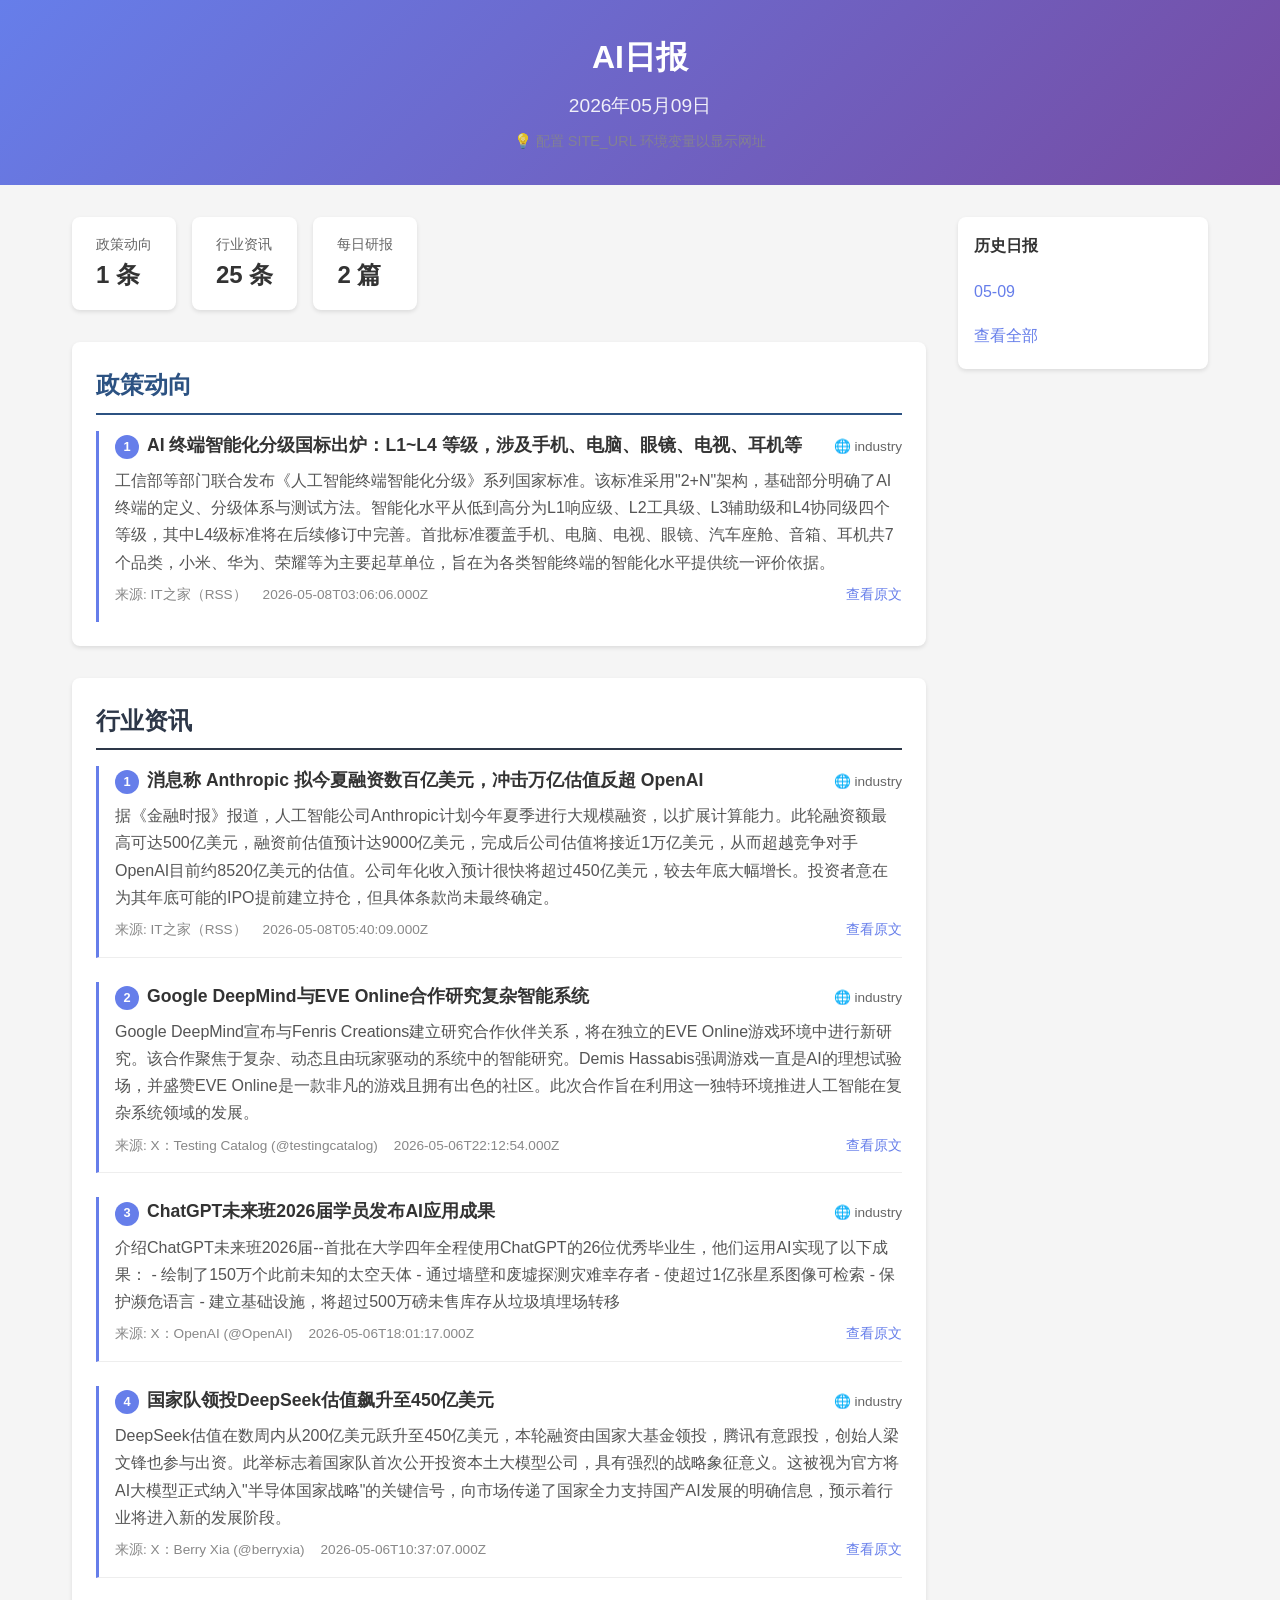
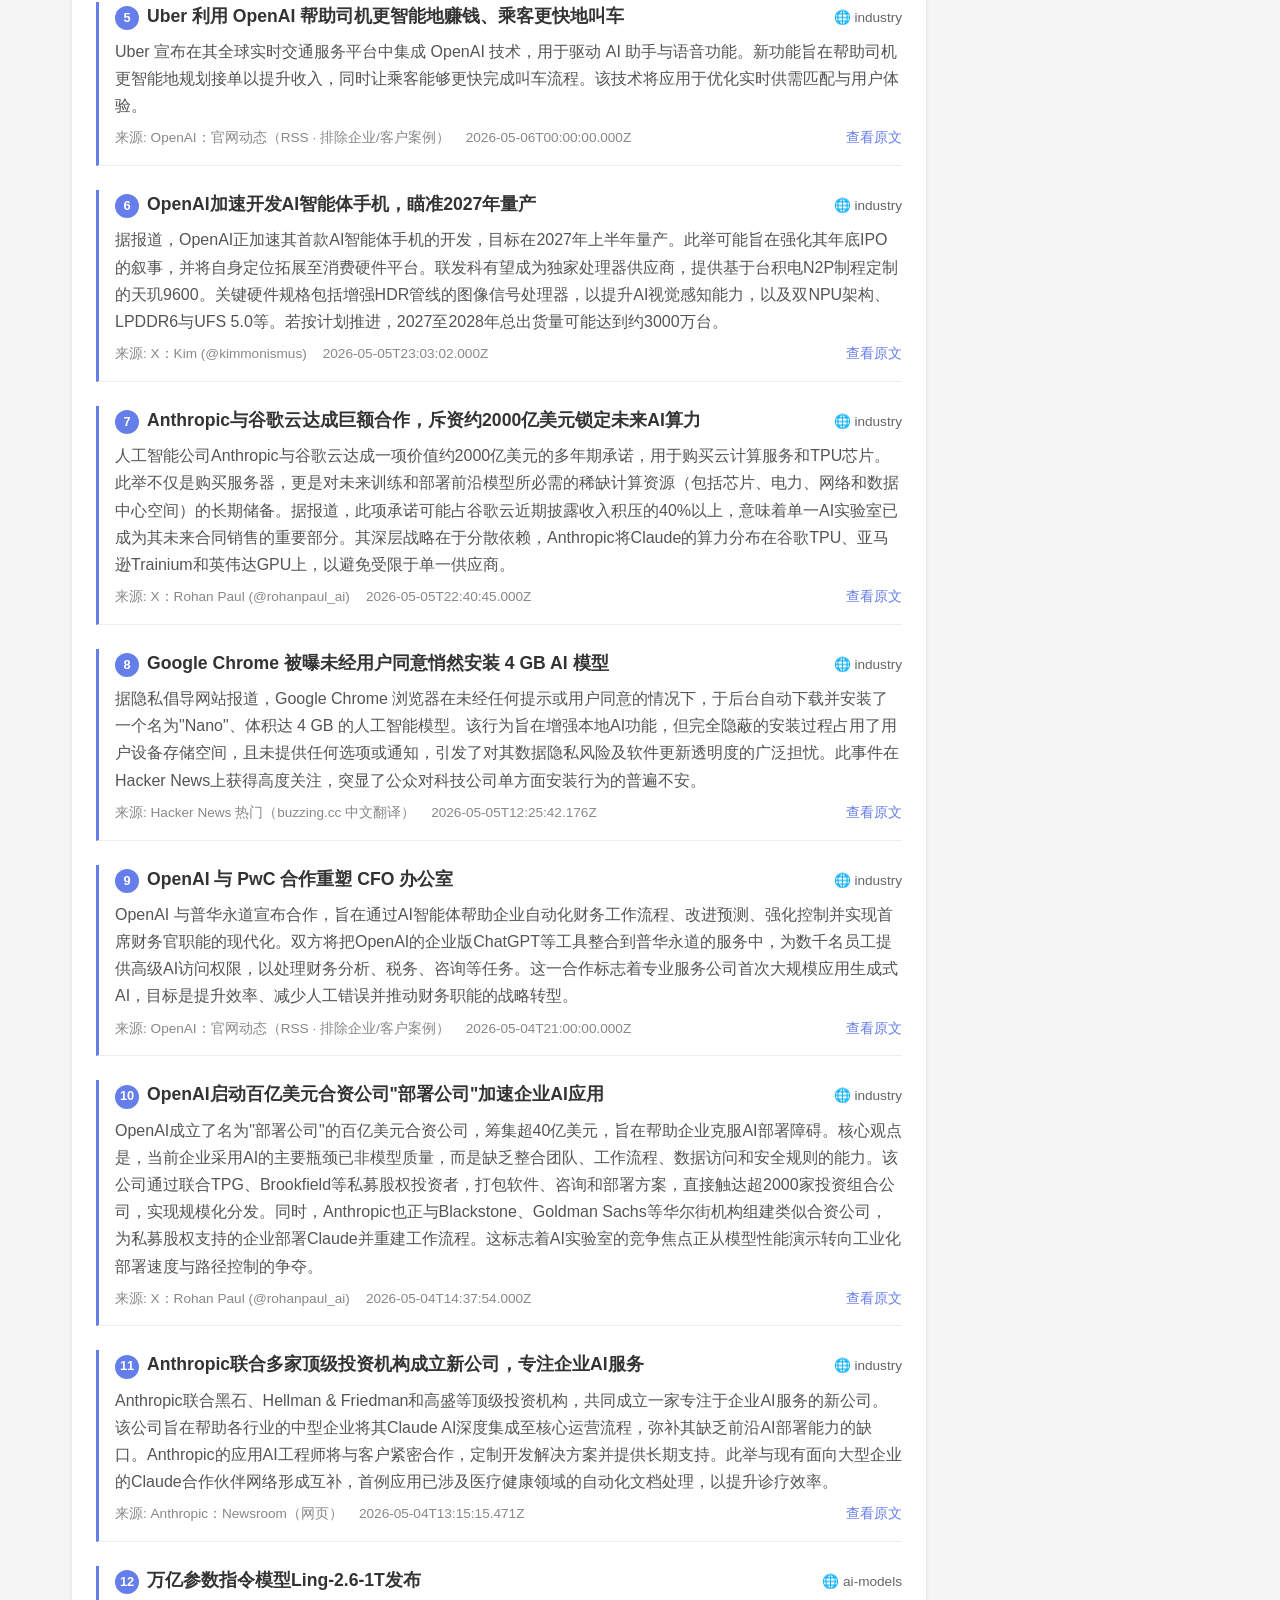
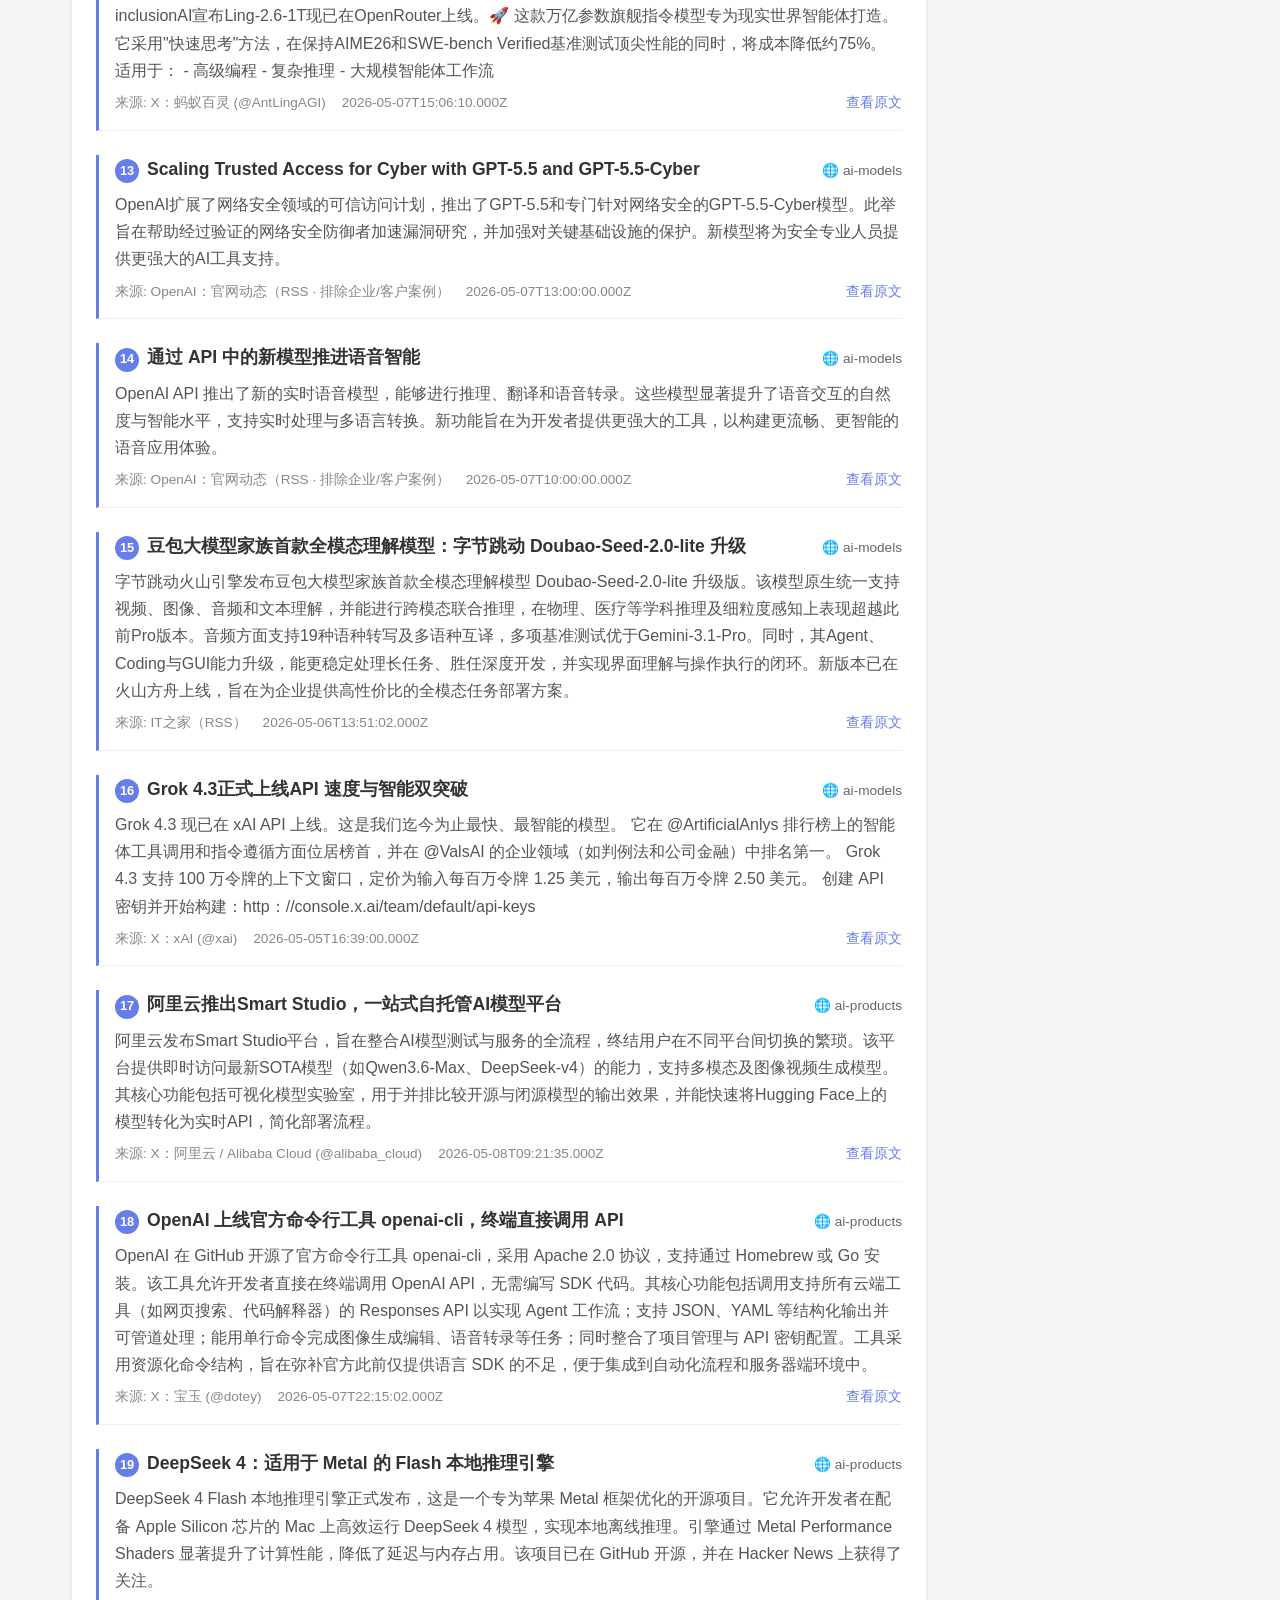
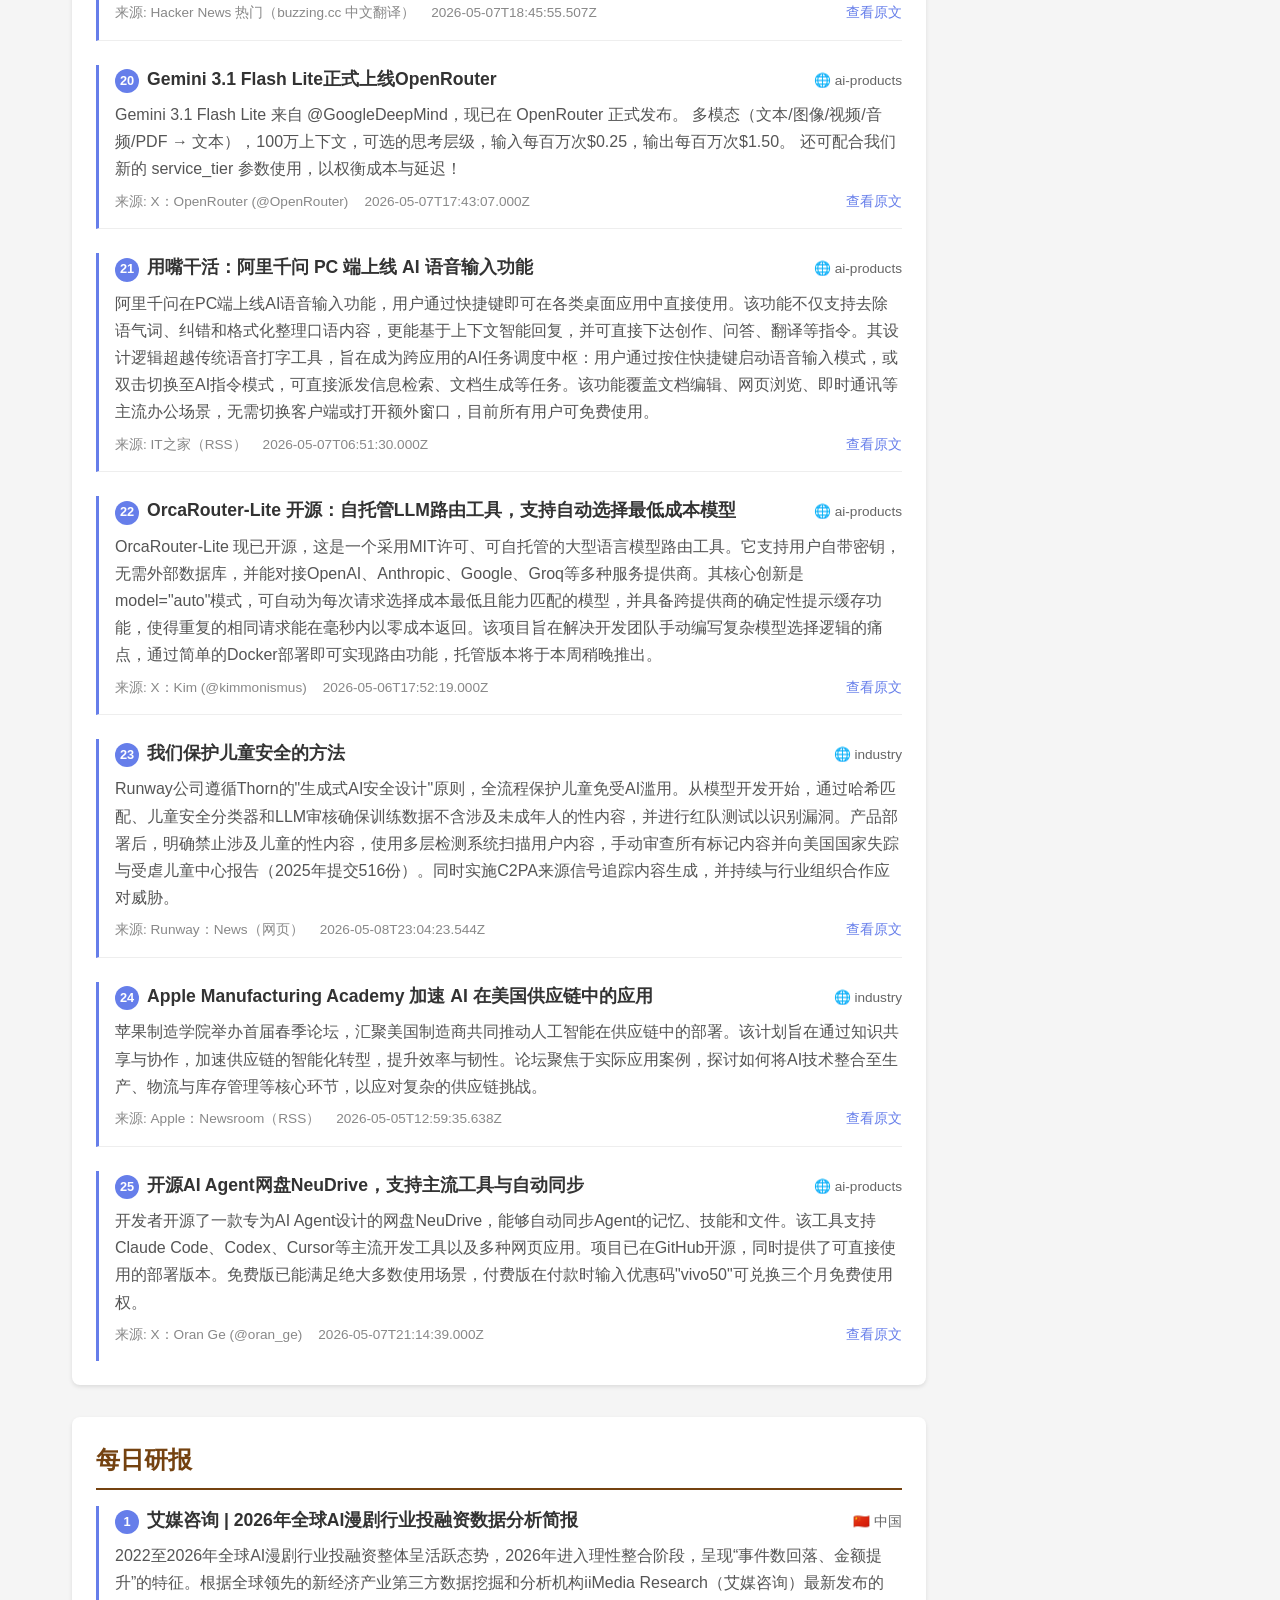
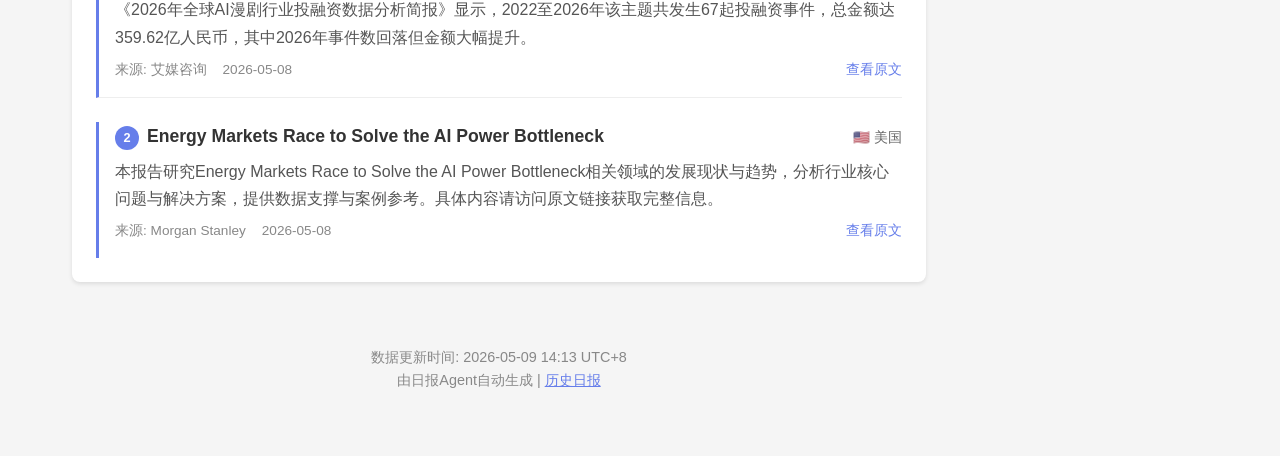
<file: docs/index.html>
<!DOCTYPE html>
<html lang="zh-CN">
<head>
    <meta charset="UTF-8">
    <meta name="viewport" content="width=device-width, initial-scale=1.0">
    <title>AI日报</title>
    <meta http-equiv="refresh" content="0; url=daily/2026-05-09.html">
    <link rel="canonical" href="daily/2026-05-09.html">
</head>
<body>
    <p>正在跳转到最新日报...</p>
    <p>如果没有自动跳转，<a href="daily/2026-05-09.html">请点击这里</a></p>
</body>
</html>
</file>
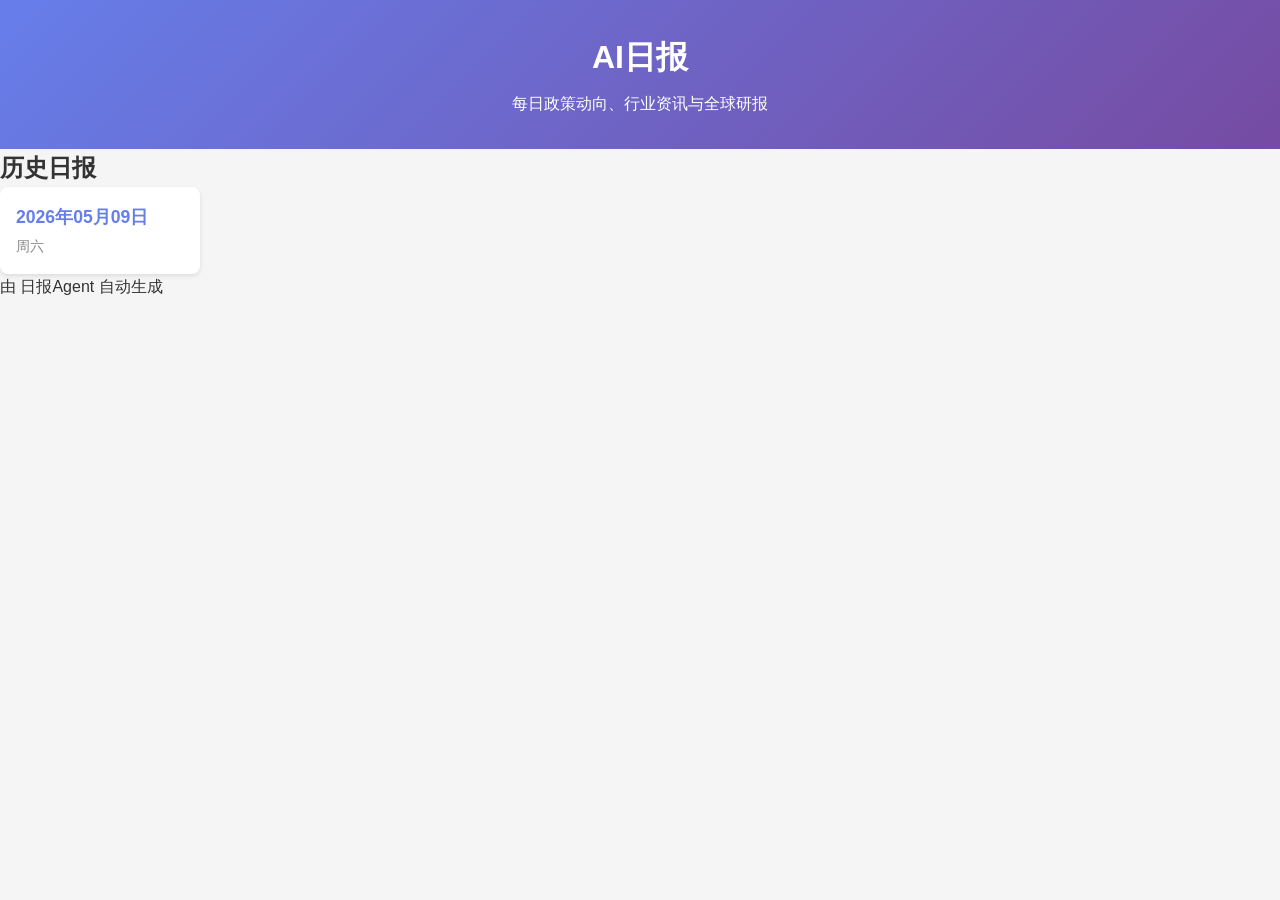
<file: docs/history.html>
<!DOCTYPE html>
<html lang="zh-CN">
<head>
    <meta charset="UTF-8">
    <meta name="viewport" content="width=device-width, initial-scale=1.0">
    <title>历史日报 - AI日报</title>
    <link rel="stylesheet" href="css/style.css">
</head>
<body>
    <header>
        <h1><a href="index.html">AI日报</a></h1>
        <p>每日政策动向、行业资讯与全球研报</p>
    </header>
    
    <main>
        <h2>历史日报</h2>
        <div class="history-list">

            <div class="history-item">
                <a href="daily/2026-05-09.html">
                    <span class="date">2026年05月09日</span>
                    <span class="weekday">周六</span>
                </a>
            </div>

        </div>
    </main>
    
    <footer>
        <p>由 日报Agent 自动生成</p>
    </footer>
</body>
</html>
</file>
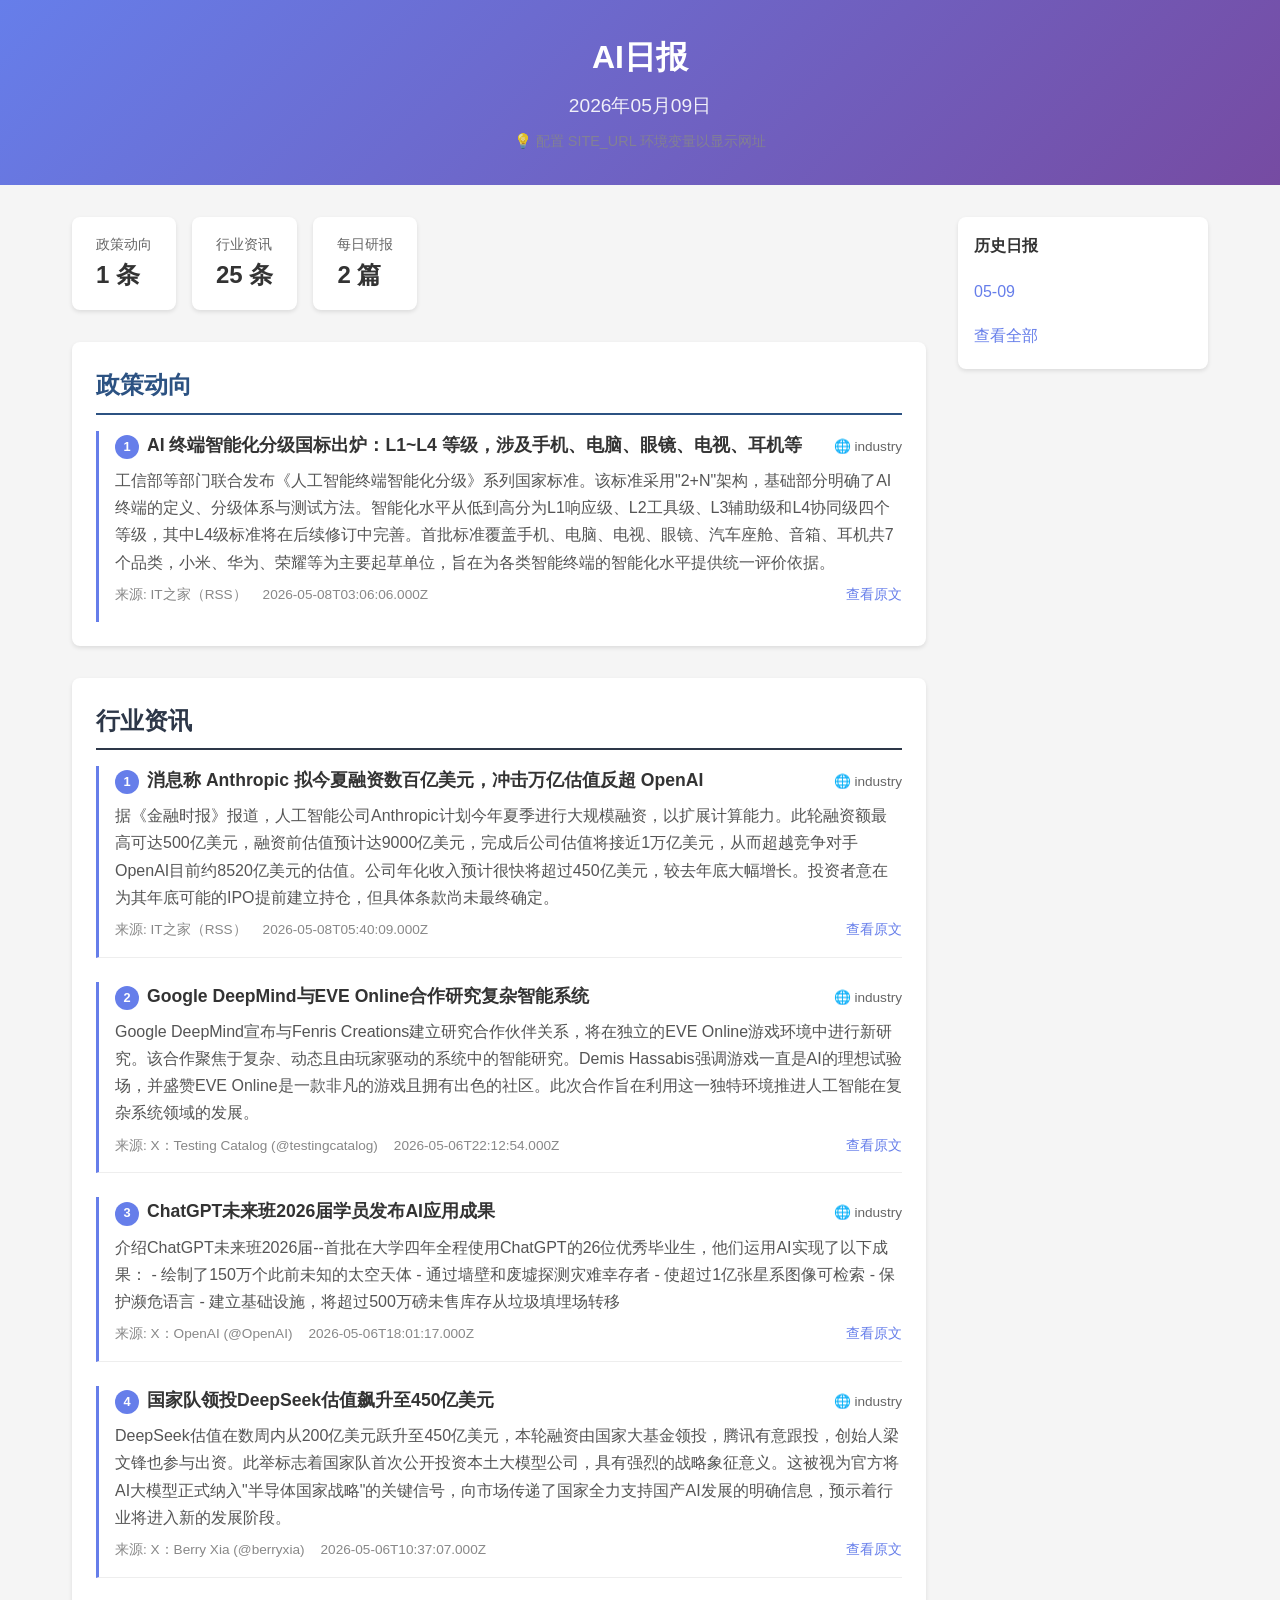
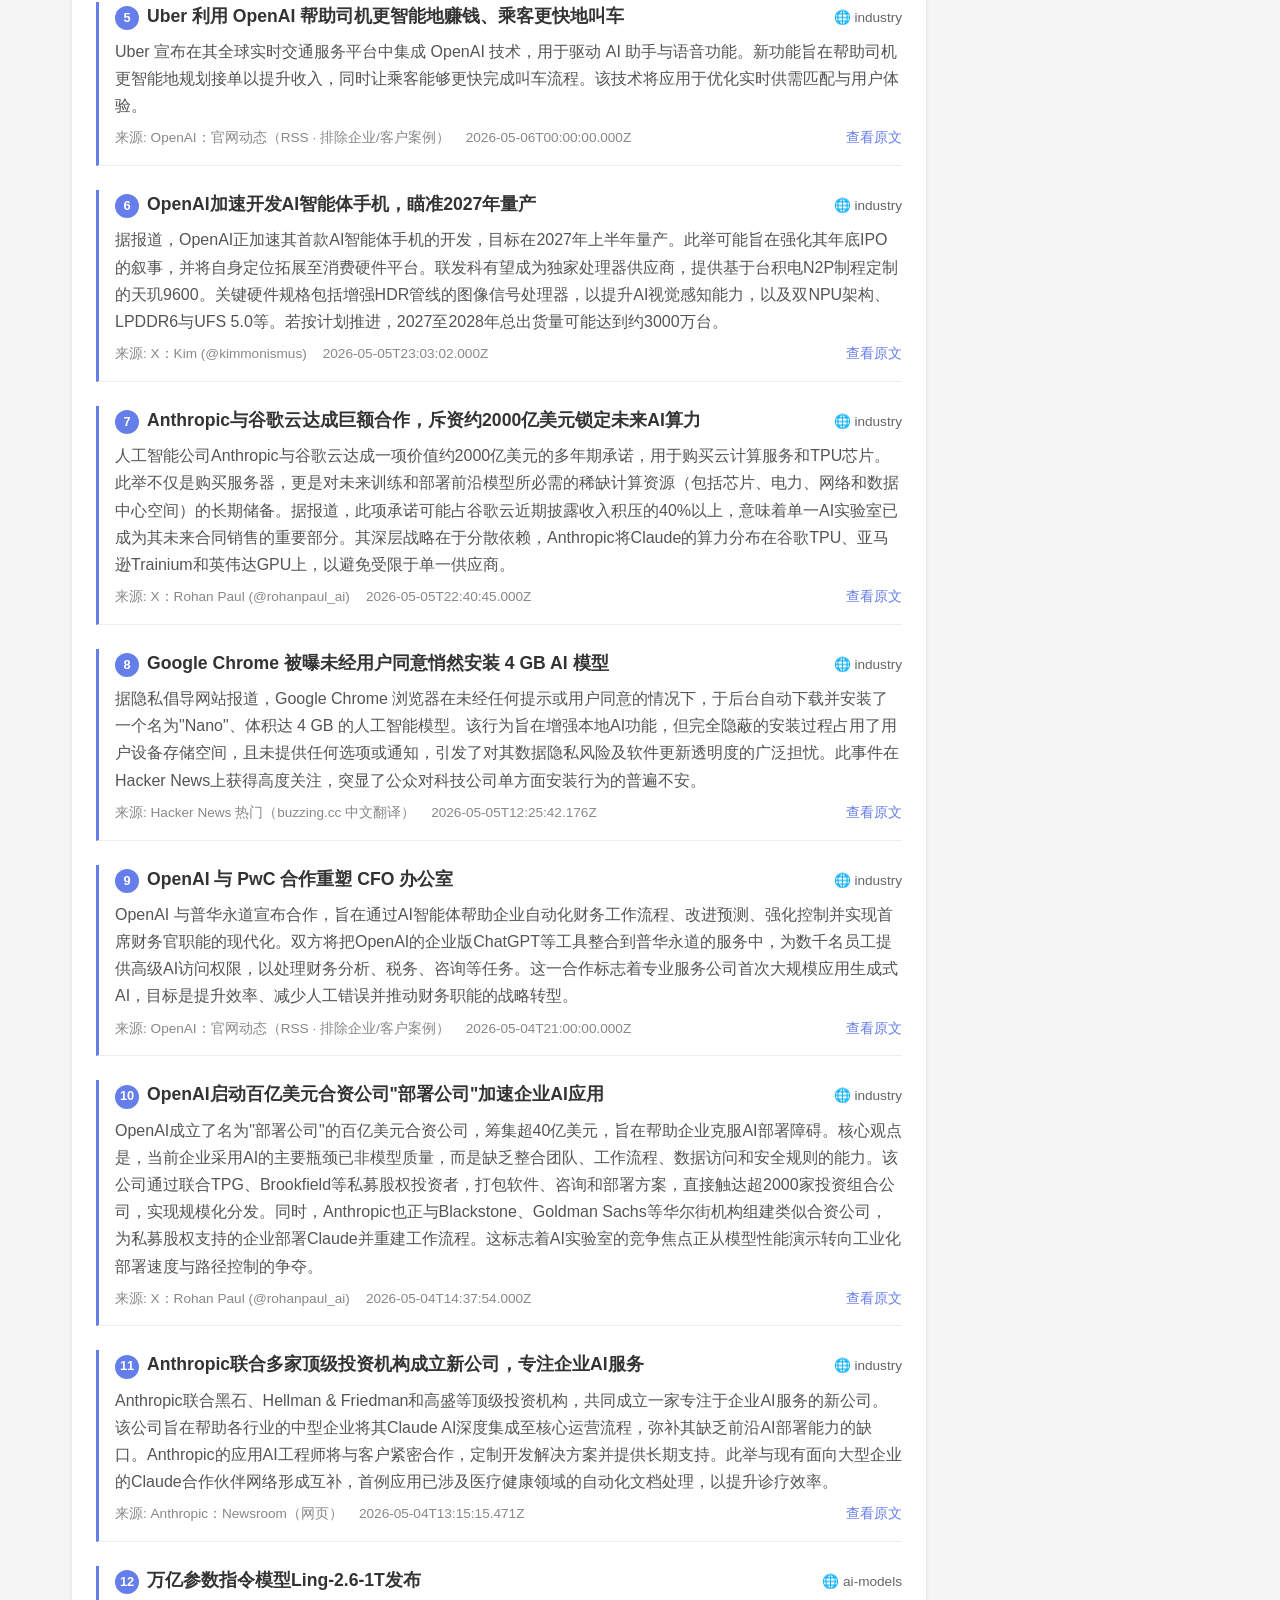
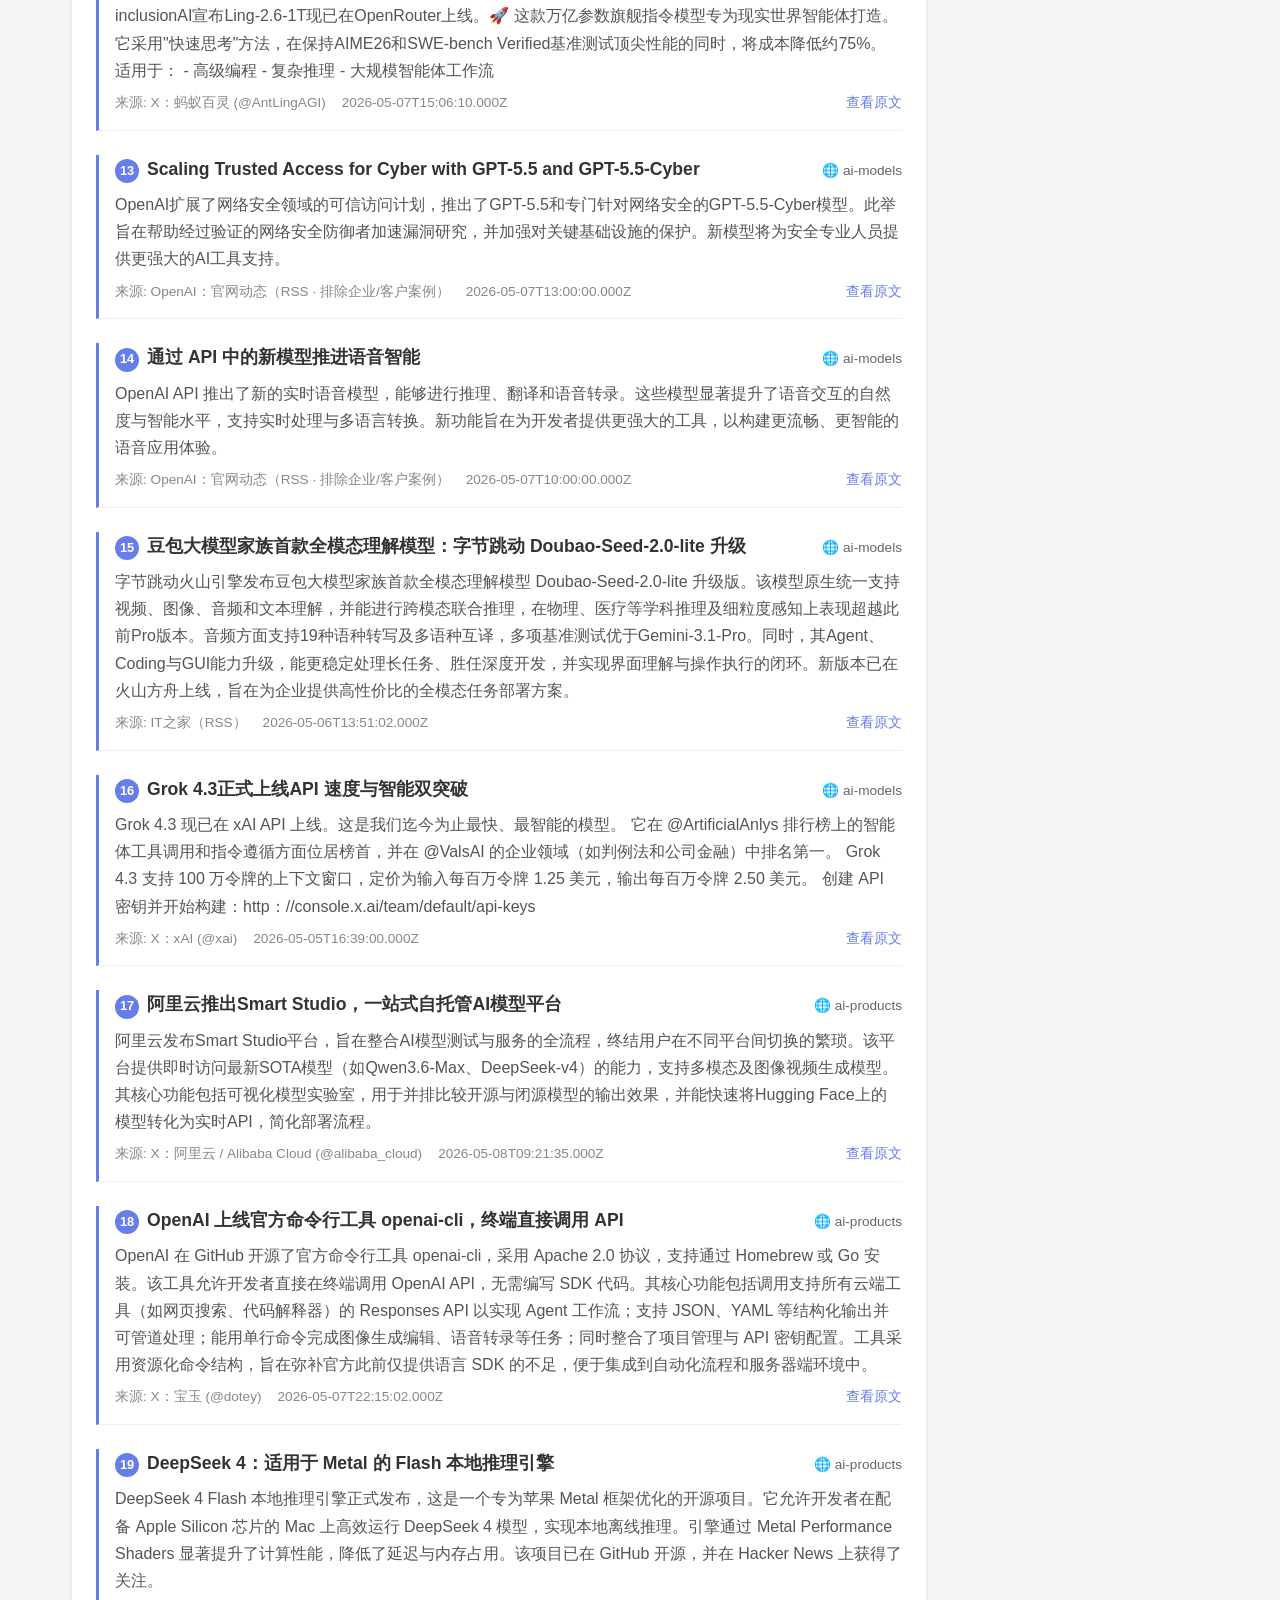
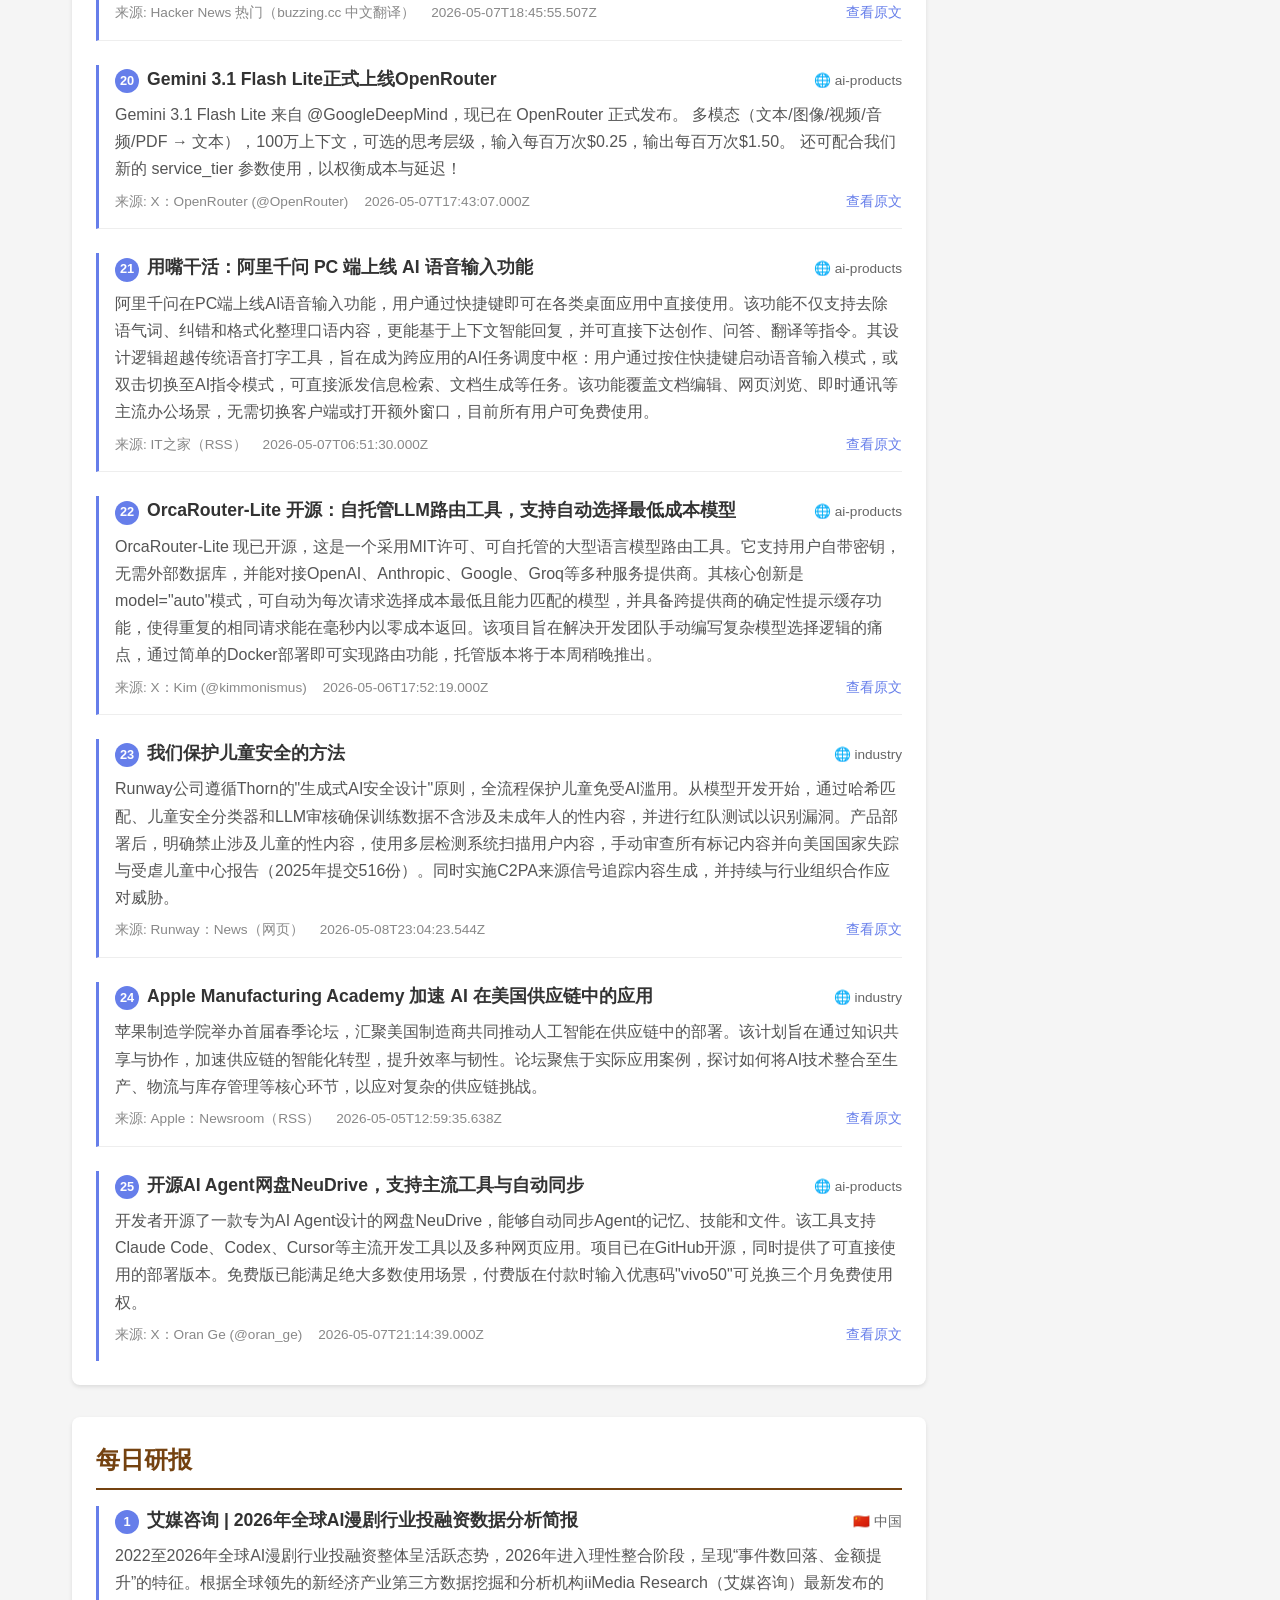
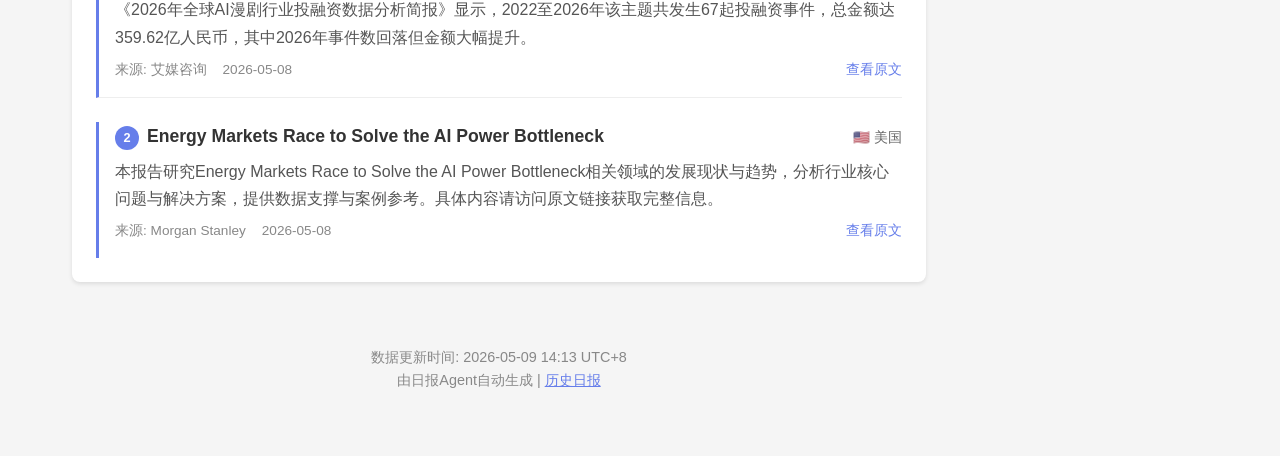
<file: docs/daily/2026-05-09.html>
<!DOCTYPE html>
<html lang="zh-CN">
<head>
    <meta charset="UTF-8">
    <meta name="viewport" content="width=device-width, initial-scale=1.0">
    <title>2026年05月09日 - AI日报</title>
    <meta name="description" content="AI日报 - 2026年05月09日">
    <link rel="stylesheet" href="../css/style.css">
</head>
<body>
    <header>
        <div class="header-content">
            <h1><a href="../index.html">AI日报</a></h1>
            <p class="date">2026年05月09日</p>
            <p class="site-url" style="color: #888;">💡 配置 SITE_URL 环境变量以显示网址</p>
        </div>
    </header>
    
    <div class="container">
        <main>
            
        <div class="stats">
            <div class="stat-item">
                <span class="stat-label">政策动向</span>
                <span class="stat-value">1 条</span>
            </div>
            <div class="stat-item">
                <span class="stat-label">行业资讯</span>
                <span class="stat-value">25 条</span>
            </div>
            <div class="stat-item">
                <span class="stat-label">每日研报</span>
                <span class="stat-value">2 篇</span>
            </div>
            
        </div>
        
            
            
        <section class="section policy">
            <h2 class="section-title">政策动向</h2>
            <div class="items">
                
            <article class="item">
                <div class="item-header">
                    <span class="item-index">1</span>
                    <h3 class="item-title">AI 终端智能化分级国标出炉：L1~L4 等级，涉及手机、电脑、眼镜、电视、耳机等</h3>
                    <span class="country">🌐 industry</span>
                </div>
                <div class="item-body">
                    <p class="item-summary">工信部等部门联合发布《人工智能终端智能化分级》系列国家标准。该标准采用"2+N"架构，基础部分明确了AI终端的定义、分级体系与测试方法。智能化水平从低到高分为L1响应级、L2工具级、L3辅助级和L4协同级四个等级，其中L4级标准将在后续修订中完善。首批标准覆盖手机、电脑、电视、眼镜、汽车座舱、音箱、耳机共7个品类，小米、华为、荣耀等为主要起草单位，旨在为各类智能终端的智能化水平提供统一评价依据。</p>
                </div>
                <div class="item-footer">
                    <span class="item-source">来源: IT之家（RSS）</span>
                    <span class="item-date">2026-05-08T03:06:06.000Z</span>
                    <a class="item-link" href="https://www.ithome.com/0/947/582.htm" target="_blank" rel="noopener">查看原文</a>
                </div>
            </article>

            </div>
        </section>

            
        <section class="section news">
            <h2 class="section-title">行业资讯</h2>
            <div class="items">
                
            <article class="item">
                <div class="item-header">
                    <span class="item-index">1</span>
                    <h3 class="item-title">消息称 Anthropic 拟今夏融资数百亿美元，冲击万亿估值反超 OpenAI</h3>
                    <span class="country">🌐 industry</span>
                </div>
                <div class="item-body">
                    <p class="item-summary">据《金融时报》报道，人工智能公司Anthropic计划今年夏季进行大规模融资，以扩展计算能力。此轮融资额最高可达500亿美元，融资前估值预计达9000亿美元，完成后公司估值将接近1万亿美元，从而超越竞争对手OpenAI目前约8520亿美元的估值。公司年化收入预计很快将超过450亿美元，较去年底大幅增长。投资者意在为其年底可能的IPO提前建立持仓，但具体条款尚未最终确定。</p>
                </div>
                <div class="item-footer">
                    <span class="item-source">来源: IT之家（RSS）</span>
                    <span class="item-date">2026-05-08T05:40:09.000Z</span>
                    <a class="item-link" href="https://www.ithome.com/0/947/647.htm" target="_blank" rel="noopener">查看原文</a>
                </div>
            </article>

            <article class="item">
                <div class="item-header">
                    <span class="item-index">2</span>
                    <h3 class="item-title">Google DeepMind与EVE Online合作研究复杂智能系统</h3>
                    <span class="country">🌐 industry</span>
                </div>
                <div class="item-body">
                    <p class="item-summary">Google DeepMind宣布与Fenris Creations建立研究合作伙伴关系，将在独立的EVE Online游戏环境中进行新研究。该合作聚焦于复杂、动态且由玩家驱动的系统中的智能研究。Demis Hassabis强调游戏一直是AI的理想试验场，并盛赞EVE Online是一款非凡的游戏且拥有出色的社区。此次合作旨在利用这一独特环境推进人工智能在复杂系统领域的发展。</p>
                </div>
                <div class="item-footer">
                    <span class="item-source">来源: X：Testing Catalog (@testingcatalog)</span>
                    <span class="item-date">2026-05-06T22:12:54.000Z</span>
                    <a class="item-link" href="https://x.com/testingcatalog/status/2052149633913139655" target="_blank" rel="noopener">查看原文</a>
                </div>
            </article>

            <article class="item">
                <div class="item-header">
                    <span class="item-index">3</span>
                    <h3 class="item-title">ChatGPT未来班2026届学员发布AI应用成果</h3>
                    <span class="country">🌐 industry</span>
                </div>
                <div class="item-body">
                    <p class="item-summary">介绍ChatGPT未来班2026届--首批在大学四年全程使用ChatGPT的26位优秀毕业生，他们运用AI实现了以下成果：

- 绘制了150万个此前未知的太空天体

- 通过墙壁和废墟探测灾难幸存者

- 使超过1亿张星系图像可检索

- 保护濒危语言

- 建立基础设施，将超过500万磅未售库存从垃圾填埋场转移</p>
                </div>
                <div class="item-footer">
                    <span class="item-source">来源: X：OpenAI (@OpenAI)</span>
                    <span class="item-date">2026-05-06T18:01:17.000Z</span>
                    <a class="item-link" href="https://x.com/OpenAI/status/2052086313797705954" target="_blank" rel="noopener">查看原文</a>
                </div>
            </article>

            <article class="item">
                <div class="item-header">
                    <span class="item-index">4</span>
                    <h3 class="item-title">国家队领投DeepSeek估值飙升至450亿美元</h3>
                    <span class="country">🌐 industry</span>
                </div>
                <div class="item-body">
                    <p class="item-summary">DeepSeek估值在数周内从200亿美元跃升至450亿美元，本轮融资由国家大基金领投，腾讯有意跟投，创始人梁文锋也参与出资。此举标志着国家队首次公开投资本土大模型公司，具有强烈的战略象征意义。这被视为官方将AI大模型正式纳入"半导体国家战略"的关键信号，向市场传递了国家全力支持国产AI发展的明确信息，预示着行业将进入新的发展阶段。</p>
                </div>
                <div class="item-footer">
                    <span class="item-source">来源: X：Berry Xia (@berryxia)</span>
                    <span class="item-date">2026-05-06T10:37:07.000Z</span>
                    <a class="item-link" href="https://x.com/berryxia/status/2051974536481198511" target="_blank" rel="noopener">查看原文</a>
                </div>
            </article>

            <article class="item">
                <div class="item-header">
                    <span class="item-index">5</span>
                    <h3 class="item-title">Uber 利用 OpenAI 帮助司机更智能地赚钱、乘客更快地叫车</h3>
                    <span class="country">🌐 industry</span>
                </div>
                <div class="item-body">
                    <p class="item-summary">Uber 宣布在其全球实时交通服务平台中集成 OpenAI 技术，用于驱动 AI 助手与语音功能。新功能旨在帮助司机更智能地规划接单以提升收入，同时让乘客能够更快完成叫车流程。该技术将应用于优化实时供需匹配与用户体验。</p>
                </div>
                <div class="item-footer">
                    <span class="item-source">来源: OpenAI：官网动态（RSS · 排除企业/客户案例）</span>
                    <span class="item-date">2026-05-06T00:00:00.000Z</span>
                    <a class="item-link" href="https://openai.com/index/uber" target="_blank" rel="noopener">查看原文</a>
                </div>
            </article>

            <article class="item">
                <div class="item-header">
                    <span class="item-index">6</span>
                    <h3 class="item-title">OpenAI加速开发AI智能体手机，瞄准2027年量产</h3>
                    <span class="country">🌐 industry</span>
                </div>
                <div class="item-body">
                    <p class="item-summary">据报道，OpenAI正加速其首款AI智能体手机的开发，目标在2027年上半年量产。此举可能旨在强化其年底IPO的叙事，并将自身定位拓展至消费硬件平台。联发科有望成为独家处理器供应商，提供基于台积电N2P制程定制的天玑9600。关键硬件规格包括增强HDR管线的图像信号处理器，以提升AI视觉感知能力，以及双NPU架构、LPDDR6与UFS 5.0等。若按计划推进，2027至2028年总出货量可能达到约3000万台。</p>
                </div>
                <div class="item-footer">
                    <span class="item-source">来源: X：Kim (@kimmonismus)</span>
                    <span class="item-date">2026-05-05T23:03:02.000Z</span>
                    <a class="item-link" href="https://x.com/kimmonismus/status/2051799863965454773" target="_blank" rel="noopener">查看原文</a>
                </div>
            </article>

            <article class="item">
                <div class="item-header">
                    <span class="item-index">7</span>
                    <h3 class="item-title">Anthropic与谷歌云达成巨额合作，斥资约2000亿美元锁定未来AI算力</h3>
                    <span class="country">🌐 industry</span>
                </div>
                <div class="item-body">
                    <p class="item-summary">人工智能公司Anthropic与谷歌云达成一项价值约2000亿美元的多年期承诺，用于购买云计算服务和TPU芯片。此举不仅是购买服务器，更是对未来训练和部署前沿模型所必需的稀缺计算资源（包括芯片、电力、网络和数据中心空间）的长期储备。据报道，此项承诺可能占谷歌云近期披露收入积压的40%以上，意味着单一AI实验室已成为其未来合同销售的重要部分。其深层战略在于分散依赖，Anthropic将Claude的算力分布在谷歌TPU、亚马逊Trainium和英伟达GPU上，以避免受限于单一供应商。</p>
                </div>
                <div class="item-footer">
                    <span class="item-source">来源: X：Rohan Paul (@rohanpaul_ai)</span>
                    <span class="item-date">2026-05-05T22:40:45.000Z</span>
                    <a class="item-link" href="https://x.com/rohanpaul_ai/status/2051794255144980542" target="_blank" rel="noopener">查看原文</a>
                </div>
            </article>

            <article class="item">
                <div class="item-header">
                    <span class="item-index">8</span>
                    <h3 class="item-title">Google Chrome 被曝未经用户同意悄然安装 4 GB AI 模型</h3>
                    <span class="country">🌐 industry</span>
                </div>
                <div class="item-body">
                    <p class="item-summary">据隐私倡导网站报道，Google Chrome 浏览器在未经任何提示或用户同意的情况下，于后台自动下载并安装了一个名为"Nano"、体积达 4 GB 的人工智能模型。该行为旨在增强本地AI功能，但完全隐蔽的安装过程占用了用户设备存储空间，且未提供任何选项或通知，引发了对其数据隐私风险及软件更新透明度的广泛担忧。此事件在Hacker News上获得高度关注，突显了公众对科技公司单方面安装行为的普遍不安。</p>
                </div>
                <div class="item-footer">
                    <span class="item-source">来源: Hacker News 热门（buzzing.cc 中文翻译）</span>
                    <span class="item-date">2026-05-05T12:25:42.176Z</span>
                    <a class="item-link" href="https://www.thatprivacyguy.com/blog/chrome-silent-nano-install" target="_blank" rel="noopener">查看原文</a>
                </div>
            </article>

            <article class="item">
                <div class="item-header">
                    <span class="item-index">9</span>
                    <h3 class="item-title">OpenAI 与 PwC 合作重塑 CFO 办公室</h3>
                    <span class="country">🌐 industry</span>
                </div>
                <div class="item-body">
                    <p class="item-summary">OpenAI 与普华永道宣布合作，旨在通过AI智能体帮助企业自动化财务工作流程、改进预测、强化控制并实现首席财务官职能的现代化。双方将把OpenAI的企业版ChatGPT等工具整合到普华永道的服务中，为数千名员工提供高级AI访问权限，以处理财务分析、税务、咨询等任务。这一合作标志着专业服务公司首次大规模应用生成式AI，目标是提升效率、减少人工错误并推动财务职能的战略转型。</p>
                </div>
                <div class="item-footer">
                    <span class="item-source">来源: OpenAI：官网动态（RSS · 排除企业/客户案例）</span>
                    <span class="item-date">2026-05-04T21:00:00.000Z</span>
                    <a class="item-link" href="https://openai.com/index/openai-pwc-finance-collaboration" target="_blank" rel="noopener">查看原文</a>
                </div>
            </article>

            <article class="item">
                <div class="item-header">
                    <span class="item-index">10</span>
                    <h3 class="item-title">OpenAI启动百亿美元合资公司"部署公司"加速企业AI应用</h3>
                    <span class="country">🌐 industry</span>
                </div>
                <div class="item-body">
                    <p class="item-summary">OpenAI成立了名为"部署公司"的百亿美元合资公司，筹集超40亿美元，旨在帮助企业克服AI部署障碍。核心观点是，当前企业采用AI的主要瓶颈已非模型质量，而是缺乏整合团队、工作流程、数据访问和安全规则的能力。该公司通过联合TPG、Brookfield等私募股权投资者，打包软件、咨询和部署方案，直接触达超2000家投资组合公司，实现规模化分发。同时，Anthropic也正与Blackstone、Goldman Sachs等华尔街机构组建类似合资公司，为私募股权支持的企业部署Claude并重建工作流程。这标志着AI实验室的竞争焦点正从模型性能演示转向工业化部署速度与路径控制的争夺。</p>
                </div>
                <div class="item-footer">
                    <span class="item-source">来源: X：Rohan Paul (@rohanpaul_ai)</span>
                    <span class="item-date">2026-05-04T14:37:54.000Z</span>
                    <a class="item-link" href="https://x.com/rohanpaul_ai/status/2051310352890302630" target="_blank" rel="noopener">查看原文</a>
                </div>
            </article>

            <article class="item">
                <div class="item-header">
                    <span class="item-index">11</span>
                    <h3 class="item-title">Anthropic联合多家顶级投资机构成立新公司，专注企业AI服务</h3>
                    <span class="country">🌐 industry</span>
                </div>
                <div class="item-body">
                    <p class="item-summary">Anthropic联合黑石、Hellman & Friedman和高盛等顶级投资机构，共同成立一家专注于企业AI服务的新公司。该公司旨在帮助各行业的中型企业将其Claude AI深度集成至核心运营流程，弥补其缺乏前沿AI部署能力的缺口。Anthropic的应用AI工程师将与客户紧密合作，定制开发解决方案并提供长期支持。此举与现有面向大型企业的Claude合作伙伴网络形成互补，首例应用已涉及医疗健康领域的自动化文档处理，以提升诊疗效率。</p>
                </div>
                <div class="item-footer">
                    <span class="item-source">来源: Anthropic：Newsroom（网页）</span>
                    <span class="item-date">2026-05-04T13:15:15.471Z</span>
                    <a class="item-link" href="https://www.anthropic.com/news/enterprise-ai-services-company" target="_blank" rel="noopener">查看原文</a>
                </div>
            </article>

            <article class="item">
                <div class="item-header">
                    <span class="item-index">12</span>
                    <h3 class="item-title">万亿参数指令模型Ling-2.6-1T发布</h3>
                    <span class="country">🌐 ai-models</span>
                </div>
                <div class="item-body">
                    <p class="item-summary">inclusionAI宣布Ling-2.6-1T现已在OpenRouter上线。🚀
这款万亿参数旗舰指令模型专为现实世界智能体打造。它采用"快速思考"方法，在保持AIME26和SWE-bench Verified基准测试顶尖性能的同时，将成本降低约75%。适用于：
- 高级编程
- 复杂推理
- 大规模智能体工作流</p>
                </div>
                <div class="item-footer">
                    <span class="item-source">来源: X：蚂蚁百灵 (@AntLingAGI)</span>
                    <span class="item-date">2026-05-07T15:06:10.000Z</span>
                    <a class="item-link" href="https://x.com/AntLingAGI/status/2052404630488023536" target="_blank" rel="noopener">查看原文</a>
                </div>
            </article>

            <article class="item">
                <div class="item-header">
                    <span class="item-index">13</span>
                    <h3 class="item-title">Scaling Trusted Access for Cyber with GPT-5.5 and GPT-5.5-Cyber</h3>
                    <span class="country">🌐 ai-models</span>
                </div>
                <div class="item-body">
                    <p class="item-summary">OpenAI扩展了网络安全领域的可信访问计划，推出了GPT-5.5和专门针对网络安全的GPT-5.5-Cyber模型。此举旨在帮助经过验证的网络安全防御者加速漏洞研究，并加强对关键基础设施的保护。新模型将为安全专业人员提供更强大的AI工具支持。</p>
                </div>
                <div class="item-footer">
                    <span class="item-source">来源: OpenAI：官网动态（RSS · 排除企业/客户案例）</span>
                    <span class="item-date">2026-05-07T13:00:00.000Z</span>
                    <a class="item-link" href="https://openai.com/index/gpt-5-5-with-trusted-access-for-cyber" target="_blank" rel="noopener">查看原文</a>
                </div>
            </article>

            <article class="item">
                <div class="item-header">
                    <span class="item-index">14</span>
                    <h3 class="item-title">通过 API 中的新模型推进语音智能</h3>
                    <span class="country">🌐 ai-models</span>
                </div>
                <div class="item-body">
                    <p class="item-summary">OpenAI API 推出了新的实时语音模型，能够进行推理、翻译和语音转录。这些模型显著提升了语音交互的自然度与智能水平，支持实时处理与多语言转换。新功能旨在为开发者提供更强大的工具，以构建更流畅、更智能的语音应用体验。</p>
                </div>
                <div class="item-footer">
                    <span class="item-source">来源: OpenAI：官网动态（RSS · 排除企业/客户案例）</span>
                    <span class="item-date">2026-05-07T10:00:00.000Z</span>
                    <a class="item-link" href="https://openai.com/index/advancing-voice-intelligence-with-new-models-in-the-api" target="_blank" rel="noopener">查看原文</a>
                </div>
            </article>

            <article class="item">
                <div class="item-header">
                    <span class="item-index">15</span>
                    <h3 class="item-title">豆包大模型家族首款全模态理解模型：字节跳动 Doubao-Seed-2.0-lite 升级</h3>
                    <span class="country">🌐 ai-models</span>
                </div>
                <div class="item-body">
                    <p class="item-summary">字节跳动火山引擎发布豆包大模型家族首款全模态理解模型 Doubao-Seed-2.0-lite 升级版。该模型原生统一支持视频、图像、音频和文本理解，并能进行跨模态联合推理，在物理、医疗等学科推理及细粒度感知上表现超越此前Pro版本。音频方面支持19种语种转写及多语种互译，多项基准测试优于Gemini-3.1-Pro。同时，其Agent、Coding与GUI能力升级，能更稳定处理长任务、胜任深度开发，并实现界面理解与操作执行的闭环。新版本已在火山方舟上线，旨在为企业提供高性价比的全模态任务部署方案。</p>
                </div>
                <div class="item-footer">
                    <span class="item-source">来源: IT之家（RSS）</span>
                    <span class="item-date">2026-05-06T13:51:02.000Z</span>
                    <a class="item-link" href="https://www.ithome.com/0/947/010.htm" target="_blank" rel="noopener">查看原文</a>
                </div>
            </article>

            <article class="item">
                <div class="item-header">
                    <span class="item-index">16</span>
                    <h3 class="item-title">Grok 4.3正式上线API 速度与智能双突破</h3>
                    <span class="country">🌐 ai-models</span>
                </div>
                <div class="item-body">
                    <p class="item-summary">Grok 4.3 现已在 xAI API 上线。这是我们迄今为止最快、最智能的模型。

它在 @ArtificialAnlys 排行榜上的智能体工具调用和指令遵循方面位居榜首，并在 @ValsAI 的企业领域（如判例法和公司金融）中排名第一。

Grok 4.3 支持 100 万令牌的上下文窗口，定价为输入每百万令牌 1.25 美元，输出每百万令牌 2.50 美元。

创建 API 密钥并开始构建：http：//console.x.ai/team/default/api-keys</p>
                </div>
                <div class="item-footer">
                    <span class="item-source">来源: X：xAI (@xai)</span>
                    <span class="item-date">2026-05-05T16:39:00.000Z</span>
                    <a class="item-link" href="https://x.com/xai/status/2051703217697010103" target="_blank" rel="noopener">查看原文</a>
                </div>
            </article>

            <article class="item">
                <div class="item-header">
                    <span class="item-index">17</span>
                    <h3 class="item-title">阿里云推出Smart Studio，一站式自托管AI模型平台</h3>
                    <span class="country">🌐 ai-products</span>
                </div>
                <div class="item-body">
                    <p class="item-summary">阿里云发布Smart Studio平台，旨在整合AI模型测试与服务的全流程，终结用户在不同平台间切换的繁琐。该平台提供即时访问最新SOTA模型（如Qwen3.6-Max、DeepSeek-v4）的能力，支持多模态及图像视频生成模型。其核心功能包括可视化模型实验室，用于并排比较开源与闭源模型的输出效果，并能快速将Hugging Face上的模型转化为实时API，简化部署流程。</p>
                </div>
                <div class="item-footer">
                    <span class="item-source">来源: X：阿里云 / Alibaba Cloud (@alibaba_cloud)</span>
                    <span class="item-date">2026-05-08T09:21:35.000Z</span>
                    <a class="item-link" href="https://x.com/alibaba_cloud/status/2052680300803596574" target="_blank" rel="noopener">查看原文</a>
                </div>
            </article>

            <article class="item">
                <div class="item-header">
                    <span class="item-index">18</span>
                    <h3 class="item-title">OpenAI 上线官方命令行工具 openai-cli，终端直接调用 API</h3>
                    <span class="country">🌐 ai-products</span>
                </div>
                <div class="item-body">
                    <p class="item-summary">OpenAI 在 GitHub 开源了官方命令行工具 openai-cli，采用 Apache 2.0 协议，支持通过 Homebrew 或 Go 安装。该工具允许开发者直接在终端调用 OpenAI API，无需编写 SDK 代码。其核心功能包括调用支持所有云端工具（如网页搜索、代码解释器）的 Responses API 以实现 Agent 工作流；支持 JSON、YAML 等结构化输出并可管道处理；能用单行命令完成图像生成编辑、语音转录等任务；同时整合了项目管理与 API 密钥配置。工具采用资源化命令结构，旨在弥补官方此前仅提供语言 SDK 的不足，便于集成到自动化流程和服务器端环境中。</p>
                </div>
                <div class="item-footer">
                    <span class="item-source">来源: X：宝玉 (@dotey)</span>
                    <span class="item-date">2026-05-07T22:15:02.000Z</span>
                    <a class="item-link" href="https://x.com/dotey/status/2052512560264380737" target="_blank" rel="noopener">查看原文</a>
                </div>
            </article>

            <article class="item">
                <div class="item-header">
                    <span class="item-index">19</span>
                    <h3 class="item-title">DeepSeek 4：适用于 Metal 的 Flash 本地推理引擎</h3>
                    <span class="country">🌐 ai-products</span>
                </div>
                <div class="item-body">
                    <p class="item-summary">DeepSeek 4 Flash 本地推理引擎正式发布，这是一个专为苹果 Metal 框架优化的开源项目。它允许开发者在配备 Apple Silicon 芯片的 Mac 上高效运行 DeepSeek 4 模型，实现本地离线推理。引擎通过 Metal Performance Shaders 显著提升了计算性能，降低了延迟与内存占用。该项目已在 GitHub 开源，并在 Hacker News 上获得了关注。</p>
                </div>
                <div class="item-footer">
                    <span class="item-source">来源: Hacker News 热门（buzzing.cc 中文翻译）</span>
                    <span class="item-date">2026-05-07T18:45:55.507Z</span>
                    <a class="item-link" href="https://github.com/antirez/ds4" target="_blank" rel="noopener">查看原文</a>
                </div>
            </article>

            <article class="item">
                <div class="item-header">
                    <span class="item-index">20</span>
                    <h3 class="item-title">Gemini 3.1 Flash Lite正式上线OpenRouter</h3>
                    <span class="country">🌐 ai-products</span>
                </div>
                <div class="item-body">
                    <p class="item-summary">Gemini 3.1 Flash Lite 来自 @GoogleDeepMind，现已在 OpenRouter 正式发布。

多模态（文本/图像/视频/音频/PDF → 文本），100万上下文，可选的思考层级，输入每百万次$0.25，输出每百万次$1.50。

还可配合我们新的 service_tier 参数使用，以权衡成本与延迟！</p>
                </div>
                <div class="item-footer">
                    <span class="item-source">来源: X：OpenRouter (@OpenRouter)</span>
                    <span class="item-date">2026-05-07T17:43:07.000Z</span>
                    <a class="item-link" href="https://x.com/OpenRouter/status/2052444130287210984" target="_blank" rel="noopener">查看原文</a>
                </div>
            </article>

            <article class="item">
                <div class="item-header">
                    <span class="item-index">21</span>
                    <h3 class="item-title">用嘴干活：阿里千问 PC 端上线 AI 语音输入功能</h3>
                    <span class="country">🌐 ai-products</span>
                </div>
                <div class="item-body">
                    <p class="item-summary">阿里千问在PC端上线AI语音输入功能，用户通过快捷键即可在各类桌面应用中直接使用。该功能不仅支持去除语气词、纠错和格式化整理口语内容，更能基于上下文智能回复，并可直接下达创作、问答、翻译等指令。其设计逻辑超越传统语音打字工具，旨在成为跨应用的AI任务调度中枢：用户通过按住快捷键启动语音输入模式，或双击切换至AI指令模式，可直接派发信息检索、文档生成等任务。该功能覆盖文档编辑、网页浏览、即时通讯等主流办公场景，无需切换客户端或打开额外窗口，目前所有用户可免费使用。</p>
                </div>
                <div class="item-footer">
                    <span class="item-source">来源: IT之家（RSS）</span>
                    <span class="item-date">2026-05-07T06:51:30.000Z</span>
                    <a class="item-link" href="https://www.ithome.com/0/947/207.htm" target="_blank" rel="noopener">查看原文</a>
                </div>
            </article>

            <article class="item">
                <div class="item-header">
                    <span class="item-index">22</span>
                    <h3 class="item-title">OrcaRouter-Lite 开源：自托管LLM路由工具，支持自动选择最低成本模型</h3>
                    <span class="country">🌐 ai-products</span>
                </div>
                <div class="item-body">
                    <p class="item-summary">OrcaRouter-Lite 现已开源，这是一个采用MIT许可、可自托管的大型语言模型路由工具。它支持用户自带密钥，无需外部数据库，并能对接OpenAI、Anthropic、Google、Groq等多种服务提供商。其核心创新是model="auto"模式，可自动为每次请求选择成本最低且能力匹配的模型，并具备跨提供商的确定性提示缓存功能，使得重复的相同请求能在毫秒内以零成本返回。该项目旨在解决开发团队手动编写复杂模型选择逻辑的痛点，通过简单的Docker部署即可实现路由功能，托管版本将于本周稍晚推出。</p>
                </div>
                <div class="item-footer">
                    <span class="item-source">来源: X：Kim (@kimmonismus)</span>
                    <span class="item-date">2026-05-06T17:52:19.000Z</span>
                    <a class="item-link" href="https://x.com/kimmonismus/status/2052084057014407615" target="_blank" rel="noopener">查看原文</a>
                </div>
            </article>

            <article class="item">
                <div class="item-header">
                    <span class="item-index">23</span>
                    <h3 class="item-title">我们保护儿童安全的方法</h3>
                    <span class="country">🌐 industry</span>
                </div>
                <div class="item-body">
                    <p class="item-summary">Runway公司遵循Thorn的"生成式AI安全设计"原则，全流程保护儿童免受AI滥用。从模型开发开始，通过哈希匹配、儿童安全分类器和LLM审核确保训练数据不含涉及未成年人的性内容，并进行红队测试以识别漏洞。产品部署后，明确禁止涉及儿童的性内容，使用多层检测系统扫描用户内容，手动审查所有标记内容并向美国国家失踪与受虐儿童中心报告（2025年提交516份）。同时实施C2PA来源信号追踪内容生成，并持续与行业组织合作应对威胁。</p>
                </div>
                <div class="item-footer">
                    <span class="item-source">来源: Runway：News（网页）</span>
                    <span class="item-date">2026-05-08T23:04:23.544Z</span>
                    <a class="item-link" href="https://runwayml.com/news/our-approach-to-child-safety" target="_blank" rel="noopener">查看原文</a>
                </div>
            </article>

            <article class="item">
                <div class="item-header">
                    <span class="item-index">24</span>
                    <h3 class="item-title">Apple Manufacturing Academy 加速 AI 在美国供应链中的应用</h3>
                    <span class="country">🌐 industry</span>
                </div>
                <div class="item-body">
                    <p class="item-summary">苹果制造学院举办首届春季论坛，汇聚美国制造商共同推动人工智能在供应链中的部署。该计划旨在通过知识共享与协作，加速供应链的智能化转型，提升效率与韧性。论坛聚焦于实际应用案例，探讨如何将AI技术整合至生产、物流与库存管理等核心环节，以应对复杂的供应链挑战。</p>
                </div>
                <div class="item-footer">
                    <span class="item-source">来源: Apple：Newsroom（RSS）</span>
                    <span class="item-date">2026-05-05T12:59:35.638Z</span>
                    <a class="item-link" href="https://www.apple.com/newsroom/2026/05/apple-manufacturing-academy-accelerates-ai-use-in-us-supply-chains" target="_blank" rel="noopener">查看原文</a>
                </div>
            </article>

            <article class="item">
                <div class="item-header">
                    <span class="item-index">25</span>
                    <h3 class="item-title">开源AI Agent网盘NeuDrive，支持主流工具与自动同步</h3>
                    <span class="country">🌐 ai-products</span>
                </div>
                <div class="item-body">
                    <p class="item-summary">开发者开源了一款专为AI Agent设计的网盘NeuDrive，能够自动同步Agent的记忆、技能和文件。该工具支持Claude Code、Codex、Cursor等主流开发工具以及多种网页应用。项目已在GitHub开源，同时提供了可直接使用的部署版本。免费版已能满足绝大多数使用场景，付费版在付款时输入优惠码"vivo50"可兑换三个月免费使用权。</p>
                </div>
                <div class="item-footer">
                    <span class="item-source">来源: X：Oran Ge (@oran_ge)</span>
                    <span class="item-date">2026-05-07T21:14:39.000Z</span>
                    <a class="item-link" href="https://x.com/oran_ge/status/2052497363043049662" target="_blank" rel="noopener">查看原文</a>
                </div>
            </article>

            </div>
        </section>

            
        <section class="section research">
            <h2 class="section-title">每日研报</h2>
            <div class="items">
                
            <article class="item">
                <div class="item-header">
                    <span class="item-index">1</span>
                    <h3 class="item-title">艾媒咨询 | 2026年全球AI漫剧行业投融资数据分析简报</h3>
                    <span class="country">🇨🇳 中国</span>
                </div>
                <div class="item-body">
                    <p class="item-summary">2022至2026年全球AI漫剧行业投融资整体呈活跃态势，2026年进入理性整合阶段，呈现“事件数回落、金额提升”的特征。根据全球领先的新经济产业第三方数据挖掘和分析机构iiMedia Research（艾媒咨询）最新发布的《2026年全球AI漫剧行业投融资数据分析简报》显示，2022至2026年该主题共发生67起投融资事件，总金额达359.62亿人民币，其中2026年事件数回落但金额大幅提升。</p>
                </div>
                <div class="item-footer">
                    <span class="item-source">来源: 艾媒咨询</span>
                    <span class="item-date">2026-05-08</span>
                    <a class="item-link" href="https://www.iimedia.cn/c400/110974.html" target="_blank" rel="noopener">查看原文</a>
                </div>
            </article>

            <article class="item">
                <div class="item-header">
                    <span class="item-index">2</span>
                    <h3 class="item-title">Energy Markets Race to Solve the AI Power Bottleneck</h3>
                    <span class="country">🇺🇸 美国</span>
                </div>
                <div class="item-body">
                    <p class="item-summary">本报告研究Energy Markets Race to Solve the AI Power Bottleneck相关领域的发展现状与趋势，分析行业核心问题与解决方案，提供数据支撑与案例参考。具体内容请访问原文链接获取完整信息。</p>
                </div>
                <div class="item-footer">
                    <span class="item-source">来源: Morgan Stanley</span>
                    <span class="item-date">2026-05-08</span>
                    <a class="item-link" href="https://www.morganstanley.com/ideas/insights/articles/powering-ai-energy-market-outlook-2026" target="_blank" rel="noopener">查看原文</a>
                </div>
            </article>

            </div>
        </section>

            
            <footer class="page-footer">
                <p>数据更新时间: 2026-05-09 14:13 UTC+8</p>
                <p>由日报Agent自动生成 | <a href="../history.html">历史日报</a></p>
            </footer>
        </main>
        
        <aside>
            <div class="history-sidebar">
<h3>历史日报</h3>
<ul>
<li><a href="../daily/2026-05-09.html">05-09</a></li>
</ul>
<a href="../history.html">查看全部</a>
</div>
        </aside>
    </div>
</body>
</html>
</file>
<file: docs/css/style.css>
/* 基础样式 */
* {
    margin: 0;
    padding: 0;
    box-sizing: border-box;
}

body {
    font-family: -apple-system, BlinkMacSystemFont, "Segoe UI", Roboto, "Helvetica Neue", Arial, sans-serif;
    line-height: 1.6;
    color: #333;
    background: #f5f5f5;
}

/* 头部 */
header {
    background: linear-gradient(135deg, #667eea 0%, #764ba2 100%);
    color: white;
    padding: 2rem;
    text-align: center;
}

header h1 {
    font-size: 2rem;
    margin-bottom: 0.5rem;
}

header h1 a {
    color: white;
    text-decoration: none;
}

header .date {
    font-size: 1.2rem;
    opacity: 0.9;
}

header .site-url {
    font-size: 0.9rem;
    opacity: 0.8;
    margin-top: 0.5rem;
}

header .site-url a {
    color: #fff;
    text-decoration: underline;
}

/* 容器 */
.container {
    max-width: 1200px;
    margin: 0 auto;
    padding: 2rem;
    display: grid;
    grid-template-columns: 1fr 250px;
    gap: 2rem;
}

@media (max-width: 768px) {
    .container {
        grid-template-columns: 1fr;
    }
}

/* 统计信息 */
.stats {
    display: flex;
    gap: 1rem;
    margin-bottom: 2rem;
    flex-wrap: wrap;
}

.stat-item {
    background: white;
    padding: 1rem 1.5rem;
    border-radius: 8px;
    box-shadow: 0 2px 4px rgba(0,0,0,0.1);
}

.stat-item.paywall {
    background: #fff3cd;
}

.stat-label {
    display: block;
    font-size: 0.9rem;
    color: #666;
}

.stat-value {
    display: block;
    font-size: 1.5rem;
    font-weight: bold;
    color: #333;
}

/* 板块 */
.section {
    background: white;
    border-radius: 8px;
    padding: 1.5rem;
    margin-bottom: 2rem;
    box-shadow: 0 2px 4px rgba(0,0,0,0.1);
}

.section-title {
    font-size: 1.5rem;
    color: #667eea;
    margin-bottom: 1rem;
    padding-bottom: 0.5rem;
    border-bottom: 2px solid #667eea;
}

.section.policy .section-title {
    color: #2c5282;
    border-color: #2c5282;
}

.section.news .section-title {
    color: #2d3748;
    border-color: #2d3748;
}

.section.research .section-title {
    color: #744210;
    border-color: #744210;
}

/* 条目 */
.item {
    border-left: 3px solid #667eea;
    padding-left: 1rem;
    margin-bottom: 1.5rem;
    padding-bottom: 1rem;
    border-bottom: 1px solid #eee;
}

.item:last-child {
    border-bottom: none;
    margin-bottom: 0;
}

.item-header {
    display: flex;
    align-items: baseline;
    gap: 0.5rem;
    margin-bottom: 0.5rem;
}

.item-index {
    background: #667eea;
    color: white;
    width: 24px;
    height: 24px;
    border-radius: 50%;
    display: inline-flex;
    align-items: center;
    justify-content: center;
    font-size: 0.8rem;
    font-weight: bold;
    flex-shrink: 0;
}

.item-title {
    font-size: 1.1rem;
    color: #333;
    flex: 1;
}

.country {
    font-size: 0.85rem;
    color: #666;
    white-space: nowrap;
}

.item-body {
    margin-bottom: 0.5rem;
}

.item-summary {
    color: #555;
    line-height: 1.7;
}

.item-footer {
    display: flex;
    align-items: center;
    gap: 1rem;
    font-size: 0.85rem;
    color: #888;
}

.item-link {
    margin-left: auto;
    color: #667eea;
    text-decoration: none;
}

.item-link:hover {
    text-decoration: underline;
}

/* 空状态 */
.empty-state {
    text-align: center;
    padding: 2rem;
    color: #999;
}

/* 历史侧边栏 */
.history-sidebar {
    background: white;
    padding: 1rem;
    border-radius: 8px;
    box-shadow: 0 2px 4px rgba(0,0,0,0.1);
}

.history-sidebar h3 {
    font-size: 1rem;
    margin-bottom: 1rem;
    color: #333;
}

.history-sidebar ul {
    list-style: none;
}

.history-sidebar li {
    margin-bottom: 0.5rem;
}

.history-sidebar a {
    color: #667eea;
    text-decoration: none;
    display: block;
    padding: 0.3rem 0;
}

.history-sidebar a:hover {
    text-decoration: underline;
}

/* 历史列表页面 */
.history-list {
    display: grid;
    grid-template-columns: repeat(auto-fill, minmax(200px, 1fr));
    gap: 1rem;
}

.history-item {
    background: white;
    border-radius: 8px;
    padding: 1rem;
    box-shadow: 0 2px 4px rgba(0,0,0,0.1);
}

.history-item a {
    text-decoration: none;
    color: inherit;
    display: block;
}

.history-item:hover {
    box-shadow: 0 4px 8px rgba(0,0,0,0.15);
}

.history-item .date {
    font-size: 1.1rem;
    color: #667eea;
    font-weight: bold;
}

.history-item .weekday {
    display: block;
    font-size: 0.85rem;
    color: #888;
    margin-top: 0.3rem;
}

/* 页脚 */
.page-footer {
    text-align: center;
    color: #888;
    padding: 2rem 0;
    font-size: 0.9rem;
}

.page-footer a {
    color: #667eea;
}

/* 响应式 */
@media (max-width: 768px) {
    header {
        padding: 1rem;
    }
    
    header h1 {
        font-size: 1.5rem;
    }
    
    .stats {
        flex-direction: column;
    }
    
    .item-footer {
        flex-wrap: wrap;
    }
}
</file>
